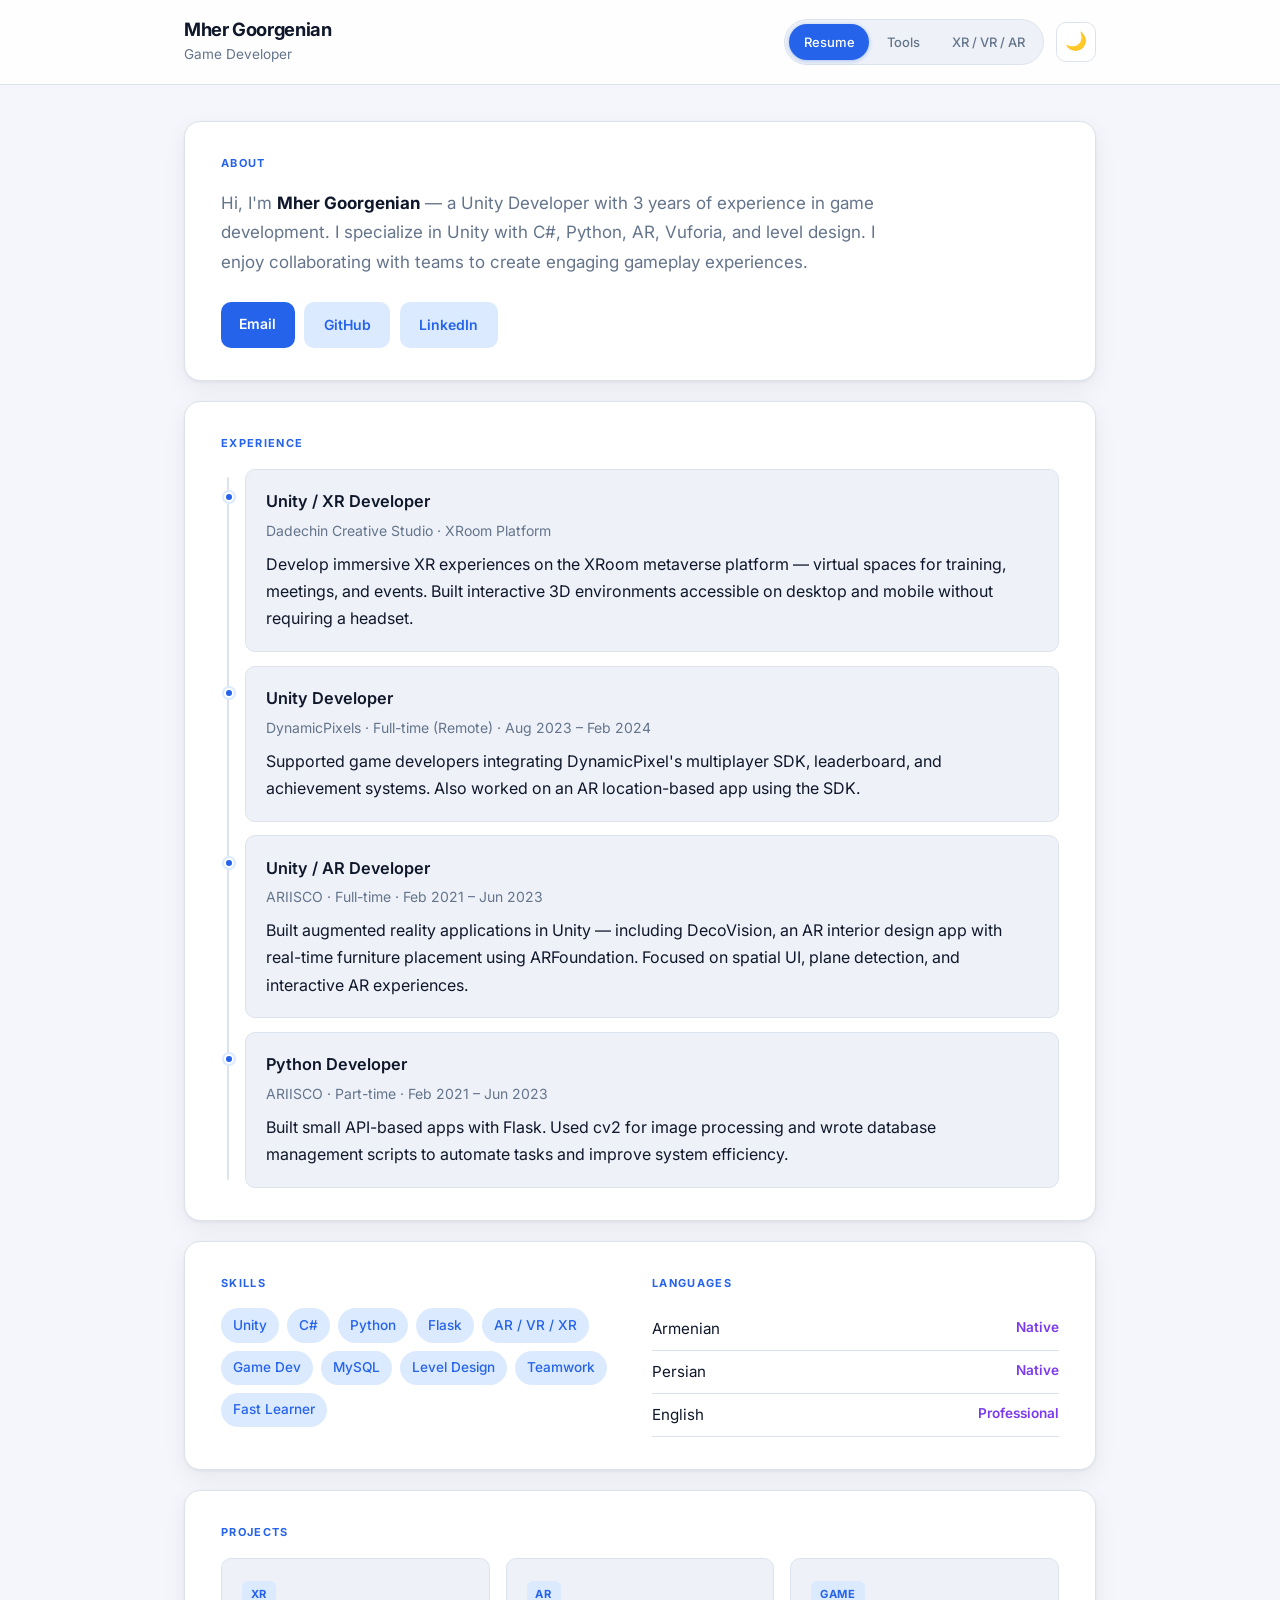
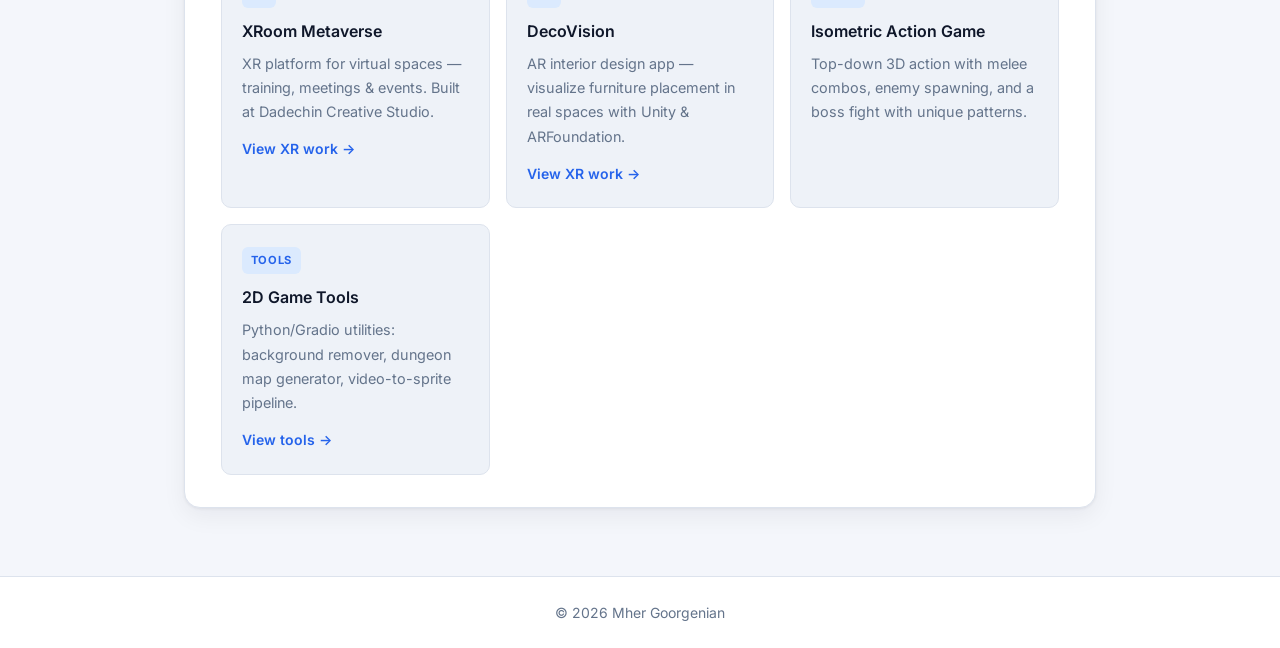
<file: index.html>
<!DOCTYPE html>
<html lang="en">
<head>
  <meta charset="UTF-8">
  <meta name="viewport" content="width=device-width, initial-scale=1.0">
  <title>Mher Goorgenian | Game Developer</title>
  <script>
    (function () {
      var t = localStorage.getItem('theme');
      if (!t) t = 'light';
      document.documentElement.setAttribute('data-theme', t);
    })();
  </script>
  <link rel="preconnect" href="https://fonts.googleapis.com">
  <link rel="preconnect" href="https://fonts.gstatic.com" crossorigin>
  <link href="https://fonts.googleapis.com/css2?family=Inter:wght@400;500;600;700&display=swap" rel="stylesheet">
  <link rel="stylesheet" href="css/site.css">
</head>
<body>
  <header class="site-header">
    <div class="header-inner">
      <div class="logo-block">
        <h1>Mher Goorgenian</h1>
        <p>Game Developer</p>
      </div>
      <div class="header-actions">
        <nav class="site-nav" aria-label="Main">
          <a href="index.html" class="nav-link active">Resume</a>
          <a href="tools.html" class="nav-link">Tools</a>
          <a href="xr.html" class="nav-link">XR / VR / AR</a>
        </nav>
        <button type="button" class="theme-toggle" aria-label="Toggle theme">🌙</button>
      </div>
    </div>
  </header>

  <main class="container">
    <section class="card hero-card">
      <h2 class="section-title">About</h2>
      <p class="hero-text">
        Hi, I'm <strong>Mher Goorgenian</strong> — a Unity Developer with 3 years of experience
        in game development. I specialize in Unity with C#, Python, AR, Vuforia, and level design.
        I enjoy collaborating with teams to create engaging gameplay experiences.
      </p>
      <div class="contact-row">
        <a href="mailto:mher.goor@gmail.com" class="btn">Email</a>
        <a href="https://github.com/mhergoorgenian" target="_blank" rel="noopener" class="btn btn-outline">GitHub</a>
        <a href="https://linkedin.com/in/mher-goorgenian-319954197" target="_blank" rel="noopener" class="btn btn-outline">LinkedIn</a>
      </div>
    </section>

    <section class="card">
      <h2 class="section-title">Experience</h2>
      <div class="timeline">
        <article class="timeline-item">
          <h3>Unity / XR Developer</h3>
          <p class="meta">Dadechin Creative Studio · XRoom Platform</p>
          <p>Develop immersive XR experiences on the XRoom metaverse platform — virtual spaces for training, meetings, and events. Built interactive 3D environments accessible on desktop and mobile without requiring a headset.</p>
        </article>
        <article class="timeline-item">
          <h3>Unity Developer</h3>
          <p class="meta">DynamicPixels · Full-time (Remote) · Aug 2023 – Feb 2024</p>
          <p>Supported game developers integrating DynamicPixel's multiplayer SDK, leaderboard, and achievement systems. Also worked on an AR location-based app using the SDK.</p>
        </article>
        <article class="timeline-item">
          <h3>Unity / AR Developer</h3>
          <p class="meta">ARIISCO · Full-time · Feb 2021 – Jun 2023</p>
          <p>Built augmented reality applications in Unity — including DecoVision, an AR interior design app with real-time furniture placement using ARFoundation. Focused on spatial UI, plane detection, and interactive AR experiences.</p>
        </article>
        <article class="timeline-item">
          <h3>Python Developer</h3>
          <p class="meta">ARIISCO · Part-time · Feb 2021 – Jun 2023</p>
          <p>Built small API-based apps with Flask. Used cv2 for image processing and wrote database management scripts to automate tasks and improve system efficiency.</p>
        </article>
      </div>
    </section>

    <section class="card two-col">
      <div>
        <h2 class="section-title">Skills</h2>
        <ul class="skill-grid">
          <li>Unity</li>
          <li>C#</li>
          <li>Python</li>
          <li>Flask</li>
          <li>AR / VR / XR</li>
          <li>Game Dev</li>
          <li>MySQL</li>
          <li>Level Design</li>
          <li>Teamwork</li>
          <li>Fast Learner</li>
        </ul>
      </div>
      <div>
        <h2 class="section-title">Languages</h2>
        <ul class="lang-list">
          <li><span>Armenian</span><span class="lang-level">Native</span></li>
          <li><span>Persian</span><span class="lang-level">Native</span></li>
          <li><span>English</span><span class="lang-level">Professional</span></li>
        </ul>
      </div>
    </section>

    <section class="card">
      <h2 class="section-title">Projects</h2>
      <div class="project-grid">
        <article class="project-card">
          <span class="project-label">XR</span>
          <h3>XRoom Metaverse</h3>
          <p>XR platform for virtual spaces — training, meetings & events. Built at Dadechin Creative Studio.</p>
          <a href="xr.html#xroom" class="text-link">View XR work →</a>
        </article>
        <article class="project-card">
          <span class="project-label">AR</span>
          <h3>DecoVision</h3>
          <p>AR interior design app — visualize furniture placement in real spaces with Unity & ARFoundation.</p>
          <a href="xr.html#decovision" class="text-link">View XR work →</a>
        </article>
        <article class="project-card">
          <span class="project-label">Game</span>
          <h3>Isometric Action Game</h3>
          <p>Top-down 3D action with melee combos, enemy spawning, and a boss fight with unique patterns.</p>
        </article>
        <article class="project-card">
          <span class="project-label">Tools</span>
          <h3>2D Game Tools</h3>
          <p>Python/Gradio utilities: background remover, dungeon map generator, video-to-sprite pipeline.</p>
          <a href="tools.html" class="text-link">View tools →</a>
        </article>
      </div>
    </section>
  </main>

  <footer class="site-footer">
    <p>© 2026 Mher Goorgenian</p>
  </footer>

  <script src="js/nav.js"></script>
</body>
</html>
</file>
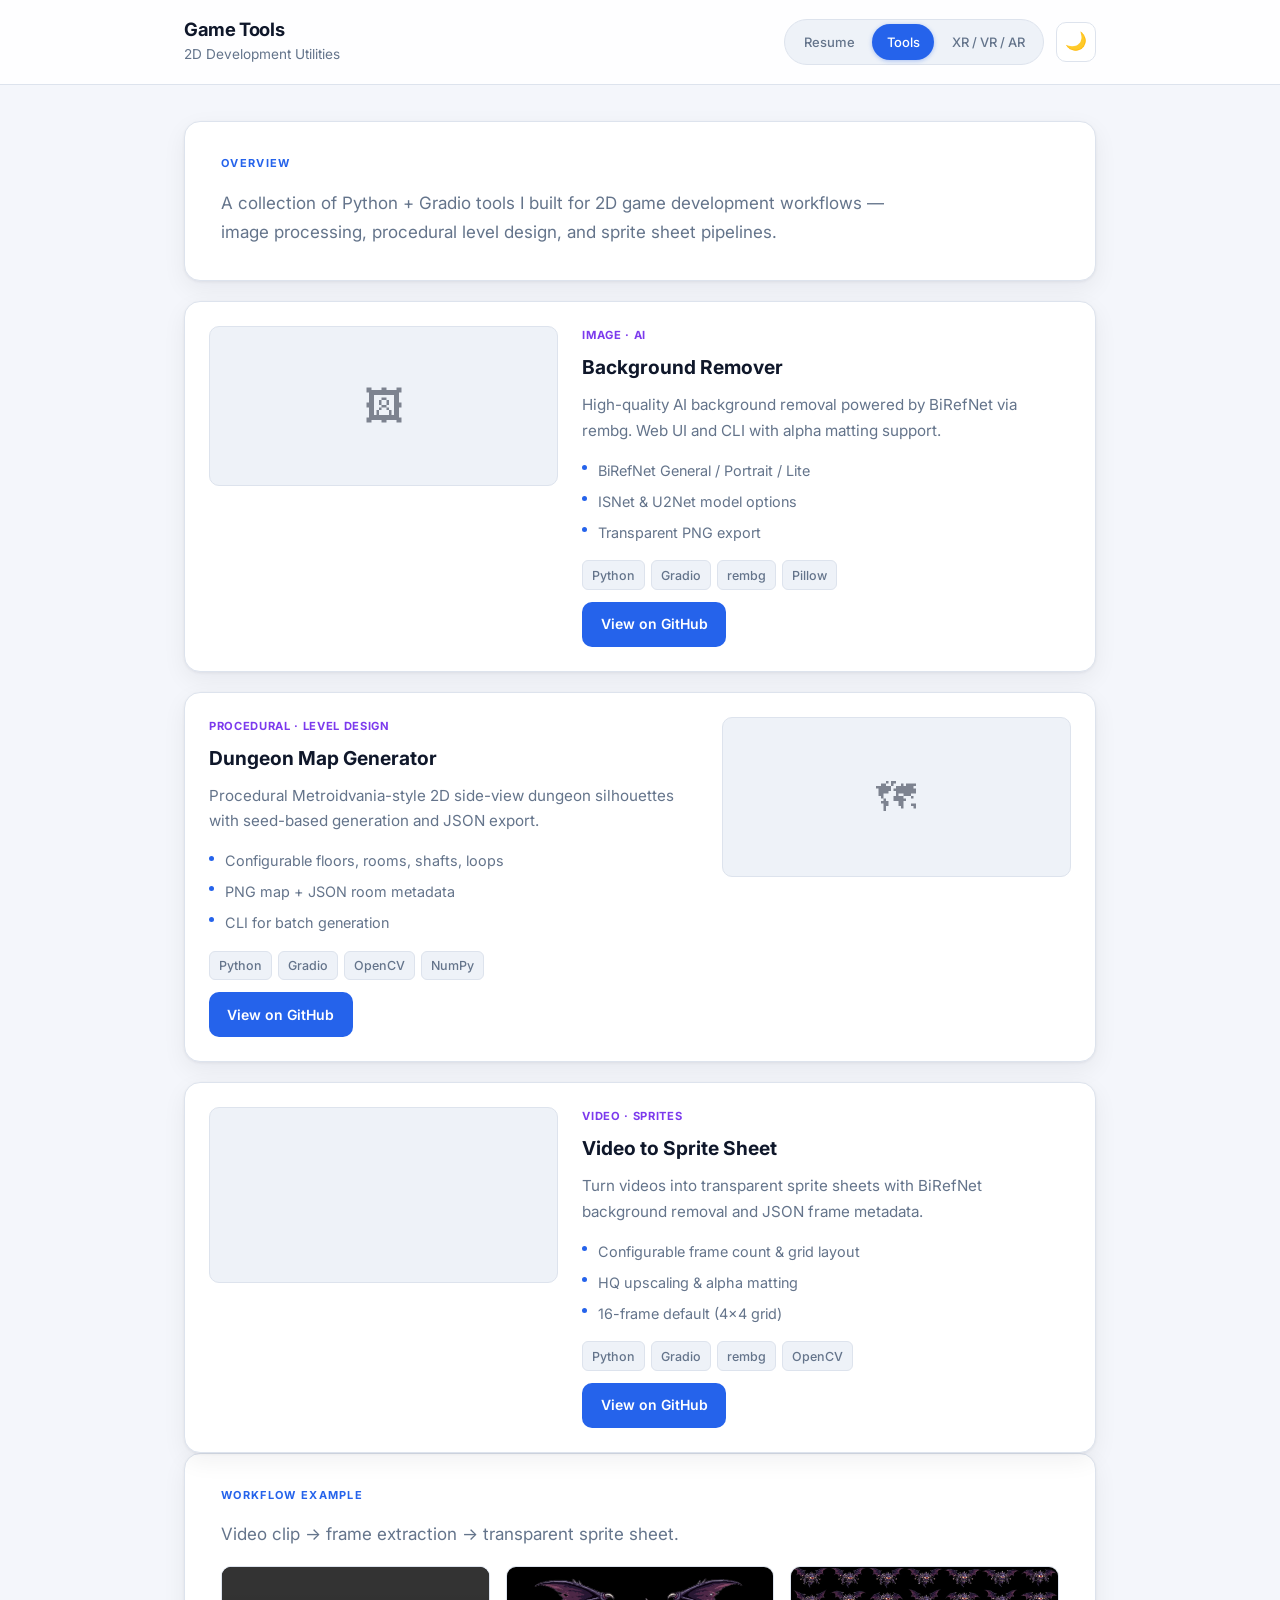
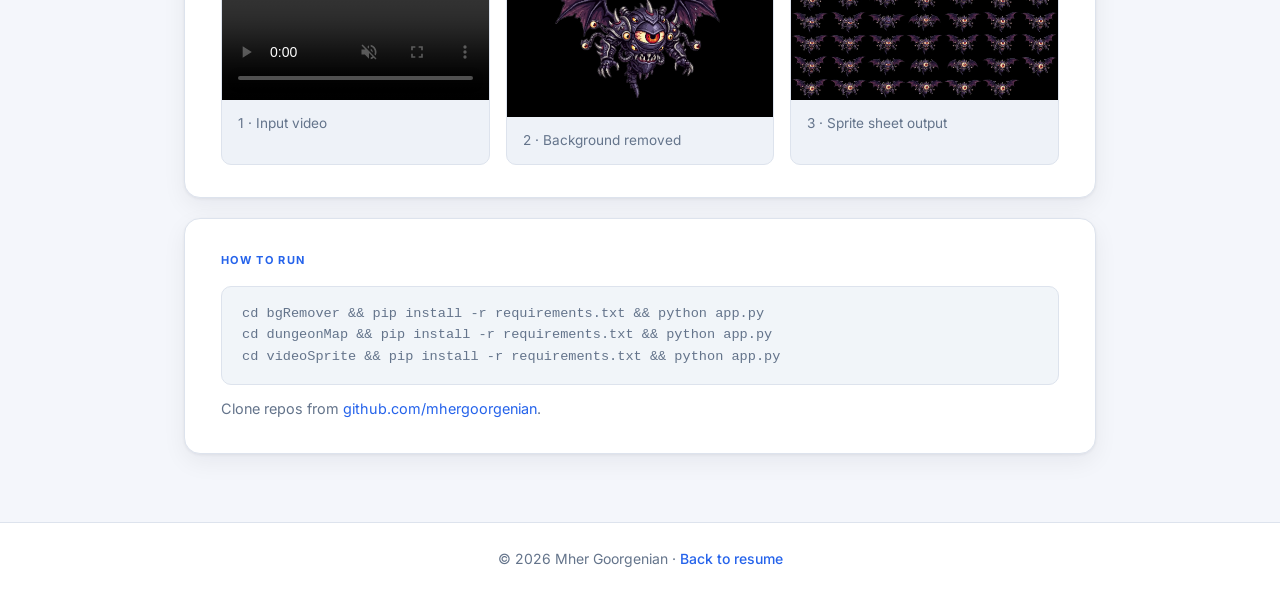
<file: tools.html>
<!DOCTYPE html>
<html lang="en">
<head>
  <meta charset="UTF-8">
  <meta name="viewport" content="width=device-width, initial-scale=1.0">
  <title>Game Tools | Mher Goorgenian</title>
  <script>
    (function () {
      var t = localStorage.getItem('theme');
      if (!t) t = 'light';
      document.documentElement.setAttribute('data-theme', t);
    })();
  </script>
  <link rel="preconnect" href="https://fonts.googleapis.com">
  <link rel="preconnect" href="https://fonts.gstatic.com" crossorigin>
  <link href="https://fonts.googleapis.com/css2?family=Inter:wght@400;500;600;700&display=swap" rel="stylesheet">
  <link rel="stylesheet" href="css/site.css">
</head>
<body>
  <header class="site-header">
    <div class="header-inner">
      <div class="logo-block">
        <h1>Game Tools</h1>
        <p>2D Development Utilities</p>
      </div>
      <div class="header-actions">
        <nav class="site-nav" aria-label="Main">
          <a href="index.html" class="nav-link">Resume</a>
          <a href="tools.html" class="nav-link active">Tools</a>
          <a href="xr.html" class="nav-link">XR / VR / AR</a>
        </nav>
        <button type="button" class="theme-toggle" aria-label="Toggle theme">🌙</button>
      </div>
    </div>
  </header>

  <main class="container">
    <section class="card hero-card">
      <h2 class="section-title">Overview</h2>
      <p class="hero-text">
        A collection of Python + Gradio tools I built for 2D game development workflows —
        image processing, procedural level design, and sprite sheet pipelines.
      </p>
    </section>

    <section class="tool-list">
      <article class="tool-item" id="bg-remover">
        <div class="tool-preview"><span class="tool-preview-icon">🖼</span></div>
        <div>
          <span class="tool-tag">Image · AI</span>
          <h2>Background Remover</h2>
          <p>High-quality AI background removal powered by BiRefNet via rembg. Web UI and CLI with alpha matting support.</p>
          <ul class="feature-list">
            <li>BiRefNet General / Portrait / Lite</li>
            <li>ISNet & U2Net model options</li>
            <li>Transparent PNG export</li>
          </ul>
          <div class="tag-row"><span>Python</span><span>Gradio</span><span>rembg</span><span>Pillow</span></div>
          <a href="https://github.com/mhergoorgenian/bg-remover" target="_blank" rel="noopener" class="btn">View on GitHub</a>
        </div>
      </article>

      <article class="tool-item reverse" id="dungeon-map">
        <div class="tool-preview"><span class="tool-preview-icon">🗺</span></div>
        <div>
          <span class="tool-tag">Procedural · Level Design</span>
          <h2>Dungeon Map Generator</h2>
          <p>Procedural Metroidvania-style 2D side-view dungeon silhouettes with seed-based generation and JSON export.</p>
          <ul class="feature-list">
            <li>Configurable floors, rooms, shafts, loops</li>
            <li>PNG map + JSON room metadata</li>
            <li>CLI for batch generation</li>
          </ul>
          <div class="tag-row"><span>Python</span><span>Gradio</span><span>OpenCV</span><span>NumPy</span></div>
          <a href="https://github.com/mhergoorgenian/dungeon-map-generator" target="_blank" rel="noopener" class="btn">View on GitHub</a>
        </div>
      </article>

      <article class="tool-item" id="video-sprite">
        <div class="tool-preview">
          <video src="assets/intro-example.mp4" autoplay muted loop playsinline aria-label="Example input video"></video>
        </div>
        <div>
          <span class="tool-tag">Video · Sprites</span>
          <h2>Video to Sprite Sheet</h2>
          <p>Turn videos into transparent sprite sheets with BiRefNet background removal and JSON frame metadata.</p>
          <ul class="feature-list">
            <li>Configurable frame count & grid layout</li>
            <li>HQ upscaling & alpha matting</li>
            <li>16-frame default (4×4 grid)</li>
          </ul>
          <div class="tag-row"><span>Python</span><span>Gradio</span><span>rembg</span><span>OpenCV</span></div>
          <a href="https://github.com/mhergoorgenian/video-to-sprite" target="_blank" rel="noopener" class="btn">View on GitHub</a>
        </div>
      </article>
    </section>

    <section class="card" id="sprite-example">
      <h2 class="section-title">Workflow Example</h2>
      <p class="hero-text">Video clip → frame extraction → transparent sprite sheet.</p>
      <div class="pipeline-grid">
        <article class="pipeline-step">
          <video src="assets/intro-example.mp4" controls muted playsinline></video>
          <p class="pipeline-caption">1 · Input video</p>
        </article>
        <article class="pipeline-step">
          <img src="assets/sprite-boss.png" alt="Extracted frame with transparent background">
          <p class="pipeline-caption">2 · Background removed</p>
        </article>
        <article class="pipeline-step">
          <img src="assets/sprite-sheet-example.png" alt="Final sprite sheet">
          <p class="pipeline-caption">3 · Sprite sheet output</p>
        </article>
      </div>
    </section>

    <section class="card">
      <h2 class="section-title">How to Run</h2>
      <pre class="code-block"><code>cd bgRemover && pip install -r requirements.txt && python app.py
cd dungeonMap && pip install -r requirements.txt && python app.py
cd videoSprite && pip install -r requirements.txt && python app.py</code></pre>
      <p class="note-text">Clone repos from <a href="https://github.com/mhergoorgenian">github.com/mhergoorgenian</a>.</p>
    </section>
  </main>

  <footer class="site-footer">
    <p>© 2026 Mher Goorgenian · <a href="index.html">Back to resume</a></p>
  </footer>

  <script src="js/nav.js"></script>
</body>
</html>
</file>
<file: css/site.css>
/* Modern professional portfolio theme */

:root {
  --bg: #f4f6fb;
  --surface: #ffffff;
  --surface-alt: #eef2f8;
  --border: #dde3ed;
  --text: #0f172a;
  --text-muted: #64748b;
  --accent: #2563eb;
  --accent-hover: #1d4ed8;
  --accent-soft: #dbeafe;
  --accent-2: #0ea5e9;
  --highlight: #7c3aed;
  --shadow: 0 1px 3px rgba(15, 23, 42, 0.06), 0 8px 24px rgba(15, 23, 42, 0.06);
  --shadow-lg: 0 12px 40px rgba(15, 23, 42, 0.1);
  --radius: 16px;
  --radius-sm: 10px;
  --font: 'Inter', 'Segoe UI', system-ui, sans-serif;
  --header-bg: rgba(255, 255, 255, 0.85);
  --code-bg: #f1f5f9;
}

[data-theme="dark"] {
  --bg: #0b1120;
  --surface: #151d2e;
  --surface-alt: #1c2640;
  --border: #2a3650;
  --text: #f1f5f9;
  --text-muted: #94a3b8;
  --accent: #3b82f6;
  --accent-hover: #60a5fa;
  --accent-soft: #1e3a5f;
  --accent-2: #38bdf8;
  --highlight: #a78bfa;
  --shadow: 0 1px 3px rgba(0, 0, 0, 0.2), 0 8px 24px rgba(0, 0, 0, 0.25);
  --shadow-lg: 0 12px 40px rgba(0, 0, 0, 0.35);
  --header-bg: rgba(11, 17, 32, 0.9);
  --code-bg: #111827;
}

*, *::before, *::after { box-sizing: border-box; margin: 0; padding: 0; }

html { scroll-behavior: smooth; }

body {
  font-family: var(--font);
  font-size: 1rem;
  line-height: 1.7;
  color: var(--text);
  background: var(--bg);
  min-height: 100vh;
  transition: background 0.25s ease, color 0.25s ease;
  -webkit-font-smoothing: antialiased;
}

a { color: var(--accent); text-decoration: none; }
a:hover { color: var(--accent-hover); }

/* Header */
.site-header {
  border-bottom: 1px solid var(--border);
  background: var(--header-bg);
  backdrop-filter: blur(16px);
  position: sticky;
  top: 0;
  z-index: 100;
}

.header-inner {
  max-width: 960px;
  margin: 0 auto;
  display: flex;
  flex-wrap: wrap;
  align-items: center;
  justify-content: space-between;
  gap: 1rem;
  padding: 1.1rem 1.5rem;
}

.logo-block h1 {
  font-size: 1.15rem;
  font-weight: 700;
  letter-spacing: -0.02em;
  color: var(--text);
  line-height: 1.3;
}

.logo-block p {
  font-size: 0.85rem;
  color: var(--text-muted);
  margin-top: 0.1rem;
}

.header-actions {
  display: flex;
  align-items: center;
  gap: 0.75rem;
  flex-wrap: wrap;
}

.site-nav {
  display: flex;
  gap: 0.2rem;
  flex-wrap: wrap;
  padding: 0.25rem;
  background: var(--surface-alt);
  border: 1px solid var(--border);
  border-radius: 999px;
}

.nav-link {
  font-size: 0.8125rem;
  font-weight: 500;
  padding: 0.45rem 0.9rem;
  color: var(--text-muted);
  border-radius: 999px;
  transition: all 0.2s ease;
  white-space: nowrap;
}

.nav-link:hover {
  color: var(--accent);
  background: var(--surface);
}

.nav-link.active {
  color: #fff;
  background: var(--accent);
  box-shadow: 0 1px 4px rgba(37, 99, 235, 0.35);
}

.theme-toggle {
  width: 40px;
  height: 40px;
  border: 1px solid var(--border);
  border-radius: var(--radius-sm);
  background: var(--surface);
  cursor: pointer;
  font-size: 1.1rem;
  transition: all 0.2s ease;
}

.theme-toggle:hover {
  border-color: var(--accent);
  background: var(--accent-soft);
}

/* Layout */
.container {
  max-width: 960px;
  margin: 0 auto;
  padding: 2.25rem 1.5rem 3rem;
}

.card {
  background: var(--surface);
  border: 1px solid var(--border);
  border-radius: var(--radius);
  box-shadow: var(--shadow);
  padding: 2rem 2.25rem;
  margin-bottom: 1.25rem;
}

.section-title {
  font-size: 0.6875rem;
  font-weight: 700;
  letter-spacing: 0.12em;
  text-transform: uppercase;
  color: var(--accent);
  margin-bottom: 1rem;
}

.hero-card {
  background: var(--surface);
}

.hero-text {
  font-size: 1.0625rem;
  color: var(--text-muted);
  max-width: 62ch;
  line-height: 1.75;
}

.hero-text strong { color: var(--text); }

/* Buttons */
.btn {
  display: inline-block;
  font-size: 0.875rem;
  font-weight: 600;
  padding: 0.65rem 1.15rem;
  color: #fff;
  background: var(--accent);
  border: none;
  border-radius: var(--radius-sm);
  transition: all 0.2s ease;
  cursor: pointer;
}

.btn:hover {
  background: var(--accent-hover);
  color: #fff;
  transform: translateY(-1px);
  box-shadow: var(--shadow);
}

.btn-outline {
  background: var(--accent-soft);
  color: var(--accent);
  border: 1px solid transparent;
}

.btn-outline:hover {
  background: var(--accent);
  color: #fff;
  border-color: transparent;
}

.contact-row {
  display: flex;
  flex-wrap: wrap;
  gap: 0.6rem;
  margin-top: 1.5rem;
}

.text-link {
  font-size: 0.875rem;
  font-weight: 600;
  color: var(--accent);
}

.text-link:hover { color: var(--highlight); }

/* Timeline / experience */
.timeline {
  display: flex;
  flex-direction: column;
  gap: 0;
  position: relative;
  padding-left: 1.5rem;
}

.timeline::before {
  content: '';
  position: absolute;
  left: 0.35rem;
  top: 0.5rem;
  bottom: 0.5rem;
  width: 2px;
  background: var(--border);
  border-radius: 2px;
}

.timeline-item {
  position: relative;
  padding: 1.15rem 1.35rem 1.15rem 1.25rem;
  margin-bottom: 0.85rem;
  background: var(--surface-alt);
  border: 1px solid var(--border);
  border-radius: var(--radius-sm);
  transition: border-color 0.2s ease, box-shadow 0.2s ease;
}

.timeline-item::before {
  content: '';
  position: absolute;
  left: -1.35rem;
  top: 1.35rem;
  width: 10px;
  height: 10px;
  border-radius: 50%;
  background: var(--accent);
  border: 2px solid var(--surface);
  box-shadow: 0 0 0 2px var(--accent-soft);
}

.timeline-item:last-child { margin-bottom: 0; }

.timeline-item:hover {
  border-color: var(--accent);
  box-shadow: 0 2px 12px rgba(37, 99, 235, 0.08);
}

.timeline-item h3 {
  font-size: 1.02rem;
  font-weight: 600;
  margin-bottom: 0.2rem;
  color: var(--text);
}

.meta {
  font-size: 0.875rem;
  color: var(--text-muted);
  margin-bottom: 0.5rem;
}

/* Skills */
.two-col {
  display: grid;
  grid-template-columns: 1fr 1fr;
  gap: 1.5rem;
}

@media (max-width: 640px) {
  .two-col { grid-template-columns: 1fr; }

  .timeline { padding-left: 0; }
  .timeline::before,
  .timeline-item::before { display: none; }
}

.skill-grid {
  list-style: none;
  display: flex;
  flex-wrap: wrap;
  gap: 0.5rem;
}

.skill-grid li {
  font-size: 0.85rem;
  font-weight: 500;
  padding: 0.35rem 0.75rem;
  background: var(--accent-soft);
  color: var(--accent);
  border-radius: 999px;
}

.lang-list { list-style: none; }

.lang-list li {
  display: flex;
  justify-content: space-between;
  padding: 0.5rem 0;
  border-bottom: 1px solid var(--border);
  font-size: 0.95rem;
}

.lang-level {
  color: var(--highlight);
  font-weight: 600;
  font-size: 0.85rem;
}

/* Projects */
.project-grid {
  display: grid;
  grid-template-columns: repeat(auto-fit, minmax(220px, 1fr));
  gap: 1rem;
}

.project-card {
  padding: 1.25rem;
  background: var(--surface-alt);
  border: 1px solid var(--border);
  border-radius: var(--radius-sm);
  transition: all 0.2s ease;
}

.project-card:hover {
  border-color: var(--accent);
  box-shadow: var(--shadow);
  transform: translateY(-2px);
}

.project-label {
  display: inline-block;
  font-size: 0.7rem;
  font-weight: 700;
  letter-spacing: 0.06em;
  text-transform: uppercase;
  padding: 0.25rem 0.55rem;
  border-radius: 6px;
  background: var(--accent-soft);
  color: var(--accent);
  margin-bottom: 0.65rem;
}

.project-card h3 {
  font-size: 1rem;
  font-weight: 600;
  margin-bottom: 0.4rem;
}

.project-card p {
  font-size: 0.9rem;
  color: var(--text-muted);
  margin-bottom: 0.65rem;
}

/* Tools page */
.tool-list { display: flex; flex-direction: column; gap: 1.25rem; }

.tool-item {
  display: grid;
  grid-template-columns: 1fr 1.4fr;
  gap: 1.5rem;
  padding: 1.5rem;
  background: var(--surface);
  border: 1px solid var(--border);
  border-radius: var(--radius);
  box-shadow: var(--shadow);
  align-items: start;
}

.tool-item.reverse { direction: rtl; }
.tool-item.reverse > * { direction: ltr; }

@media (max-width: 700px) {
  .tool-item, .tool-item.reverse { grid-template-columns: 1fr; direction: ltr; }
}

.tool-preview {
  background: var(--surface-alt);
  border: 1px solid var(--border);
  border-radius: var(--radius-sm);
  min-height: 160px;
  display: flex;
  align-items: center;
  justify-content: center;
  overflow: hidden;
}

.tool-preview video {
  width: 100%;
  max-height: 200px;
  object-fit: contain;
}

.tool-preview-icon {
  font-size: 2.5rem;
  opacity: 0.5;
}

.tool-tag {
  font-size: 0.7rem;
  font-weight: 700;
  letter-spacing: 0.06em;
  text-transform: uppercase;
  color: var(--highlight);
  display: block;
  margin-bottom: 0.4rem;
}

.tool-item h2 {
  font-size: 1.2rem;
  font-weight: 700;
  margin-bottom: 0.5rem;
}

.tool-item p { font-size: 0.95rem; color: var(--text-muted); }

.feature-list {
  list-style: none;
  margin: 0.75rem 0;
}

.feature-list li {
  font-size: 0.9rem;
  color: var(--text-muted);
  padding: 0.2rem 0 0.2rem 1rem;
  position: relative;
}

.feature-list li::before {
  content: '';
  position: absolute;
  left: 0;
  top: 0.65em;
  width: 5px;
  height: 5px;
  border-radius: 50%;
  background: var(--accent);
}

.tag-row {
  display: flex;
  flex-wrap: wrap;
  gap: 0.4rem;
  margin: 0.75rem 0;
}

.tag-row span {
  font-size: 0.78rem;
  font-weight: 500;
  padding: 0.2rem 0.55rem;
  background: var(--surface-alt);
  border: 1px solid var(--border);
  border-radius: 6px;
  color: var(--text-muted);
}

/* Pipeline example */
.pipeline-grid {
  display: grid;
  grid-template-columns: repeat(auto-fit, minmax(220px, 1fr));
  gap: 1rem;
  margin-top: 1rem;
}

.pipeline-step {
  background: var(--surface-alt);
  border: 1px solid var(--border);
  border-radius: var(--radius-sm);
  overflow: hidden;
}

.pipeline-step video,
.pipeline-step img {
  width: 100%;
  display: block;
  max-height: 200px;
  object-fit: contain;
  background: #000;
}

.pipeline-step img { background: repeating-conic-gradient(#ccc 0% 25%, #eee 0% 50%) 0 0/16px 16px; }

.pipeline-caption {
  padding: 0.75rem 1rem;
  font-size: 0.85rem;
  color: var(--text-muted);
}

.pipeline-caption code {
  font-size: 0.8rem;
  background: var(--code-bg);
  padding: 0.1rem 0.35rem;
  border-radius: 4px;
}

.code-block {
  background: var(--code-bg);
  border: 1px solid var(--border);
  border-radius: var(--radius-sm);
  padding: 1rem 1.25rem;
  overflow-x: auto;
  font-family: 'Consolas', monospace;
  font-size: 0.85rem;
  color: var(--text-muted);
  line-height: 1.6;
}

.note-text {
  margin-top: 0.75rem;
  font-size: 0.9rem;
  color: var(--text-muted);
}

/* XR page */
.badge-row {
  display: flex;
  flex-wrap: wrap;
  gap: 0.45rem;
  margin-top: 1rem;
}

.badge-row span {
  font-size: 0.8rem;
  font-weight: 500;
  padding: 0.3rem 0.65rem;
  background: var(--accent-soft);
  color: var(--accent);
  border-radius: 999px;
}

.xr-list { display: flex; flex-direction: column; gap: 1.25rem; }

.xr-item {
  display: grid;
  grid-template-columns: 1fr 1.3fr;
  gap: 1.5rem;
  padding: 1.5rem;
  background: var(--surface);
  border: 1px solid var(--border);
  border-radius: var(--radius);
  box-shadow: var(--shadow);
}

.xr-item.featured { border-color: var(--accent); }

@media (max-width: 700px) {
  .xr-item { grid-template-columns: 1fr; }
}

.xr-media {
  display: flex;
  flex-direction: column;
  gap: 0.75rem;
}

.xr-media video {
  width: 100%;
  border-radius: var(--radius-sm);
  background: #000;
  max-height: 220px;
  object-fit: contain;
}

.xr-item h2 {
  font-size: 1.35rem;
  font-weight: 700;
  margin-bottom: 0.35rem;
}

.tagline {
  font-style: italic;
  color: var(--accent-2);
  margin-bottom: 0.75rem;
}

/* Footer */
.site-footer {
  text-align: center;
  padding: 1.5rem;
  font-size: 0.875rem;
  color: var(--text-muted);
  border-top: 1px solid var(--border);
  background: var(--surface);
}

.site-footer a { font-weight: 500; }
</file>
